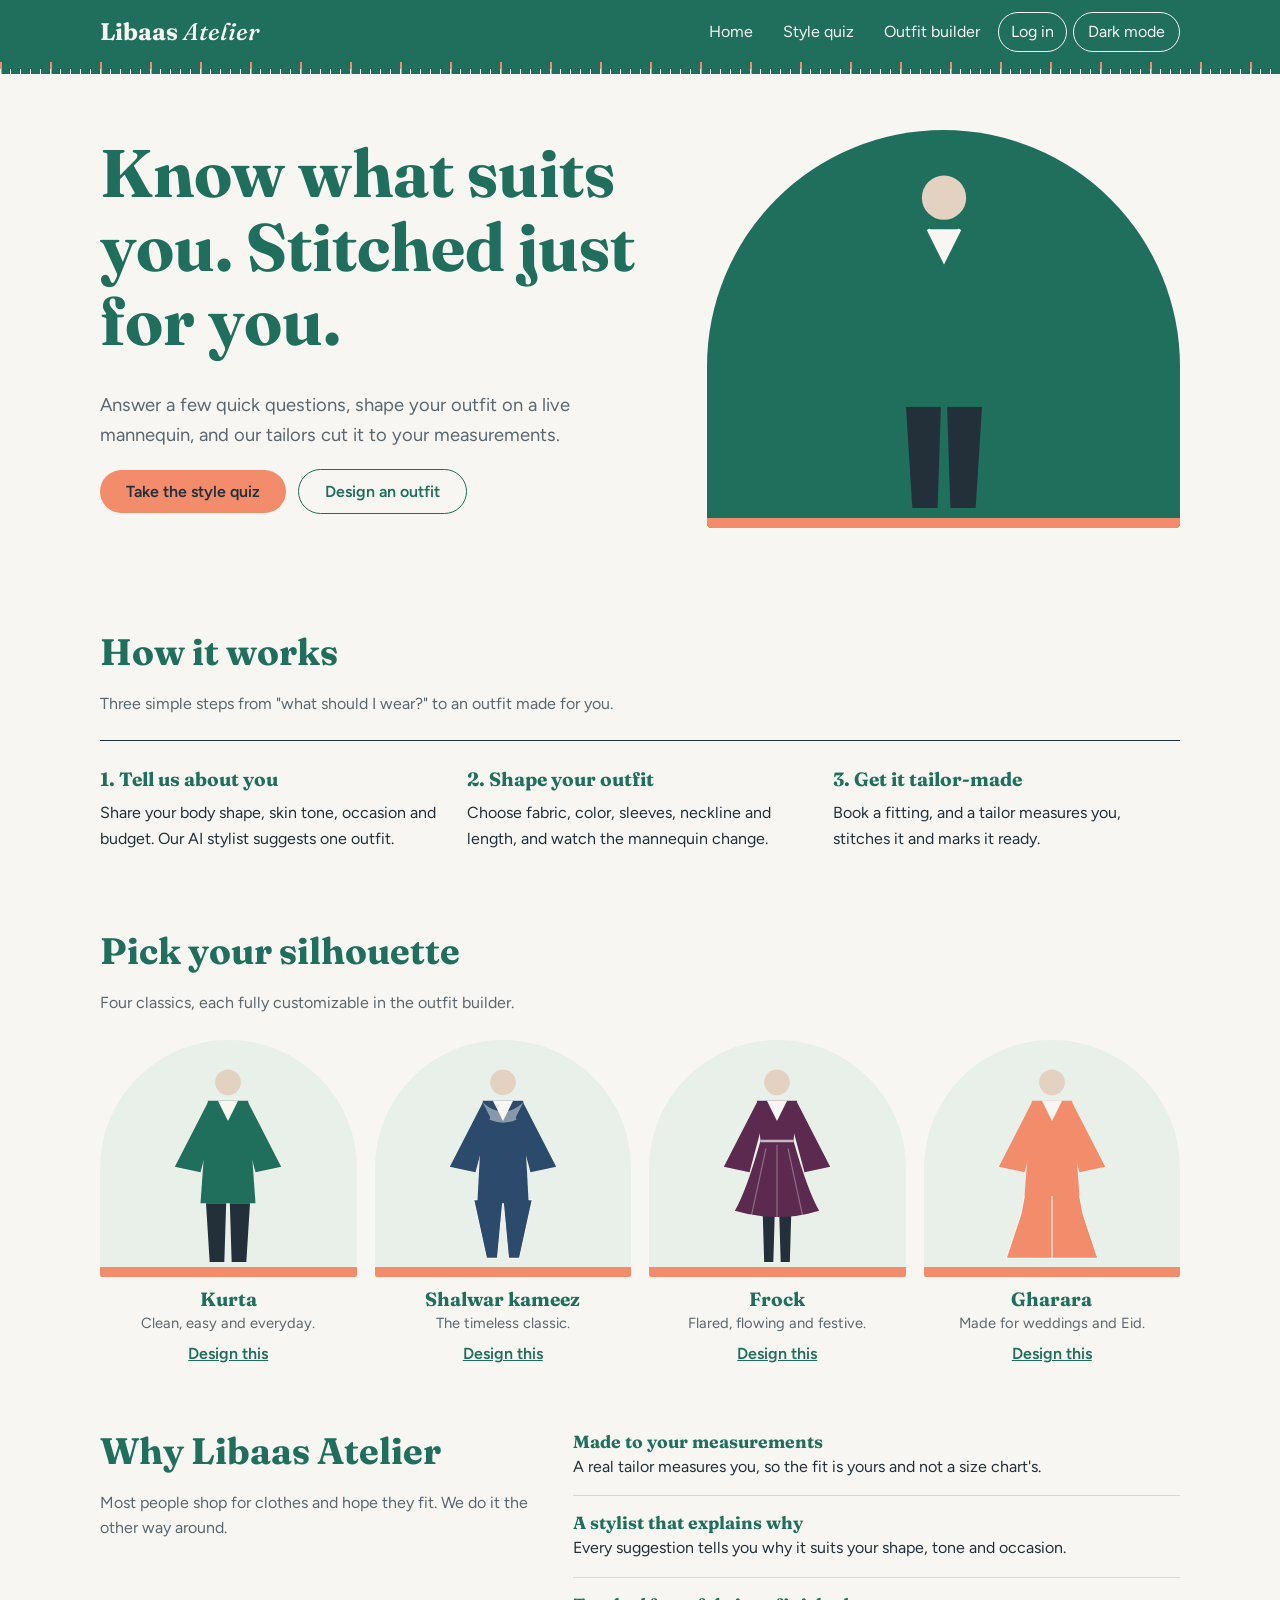
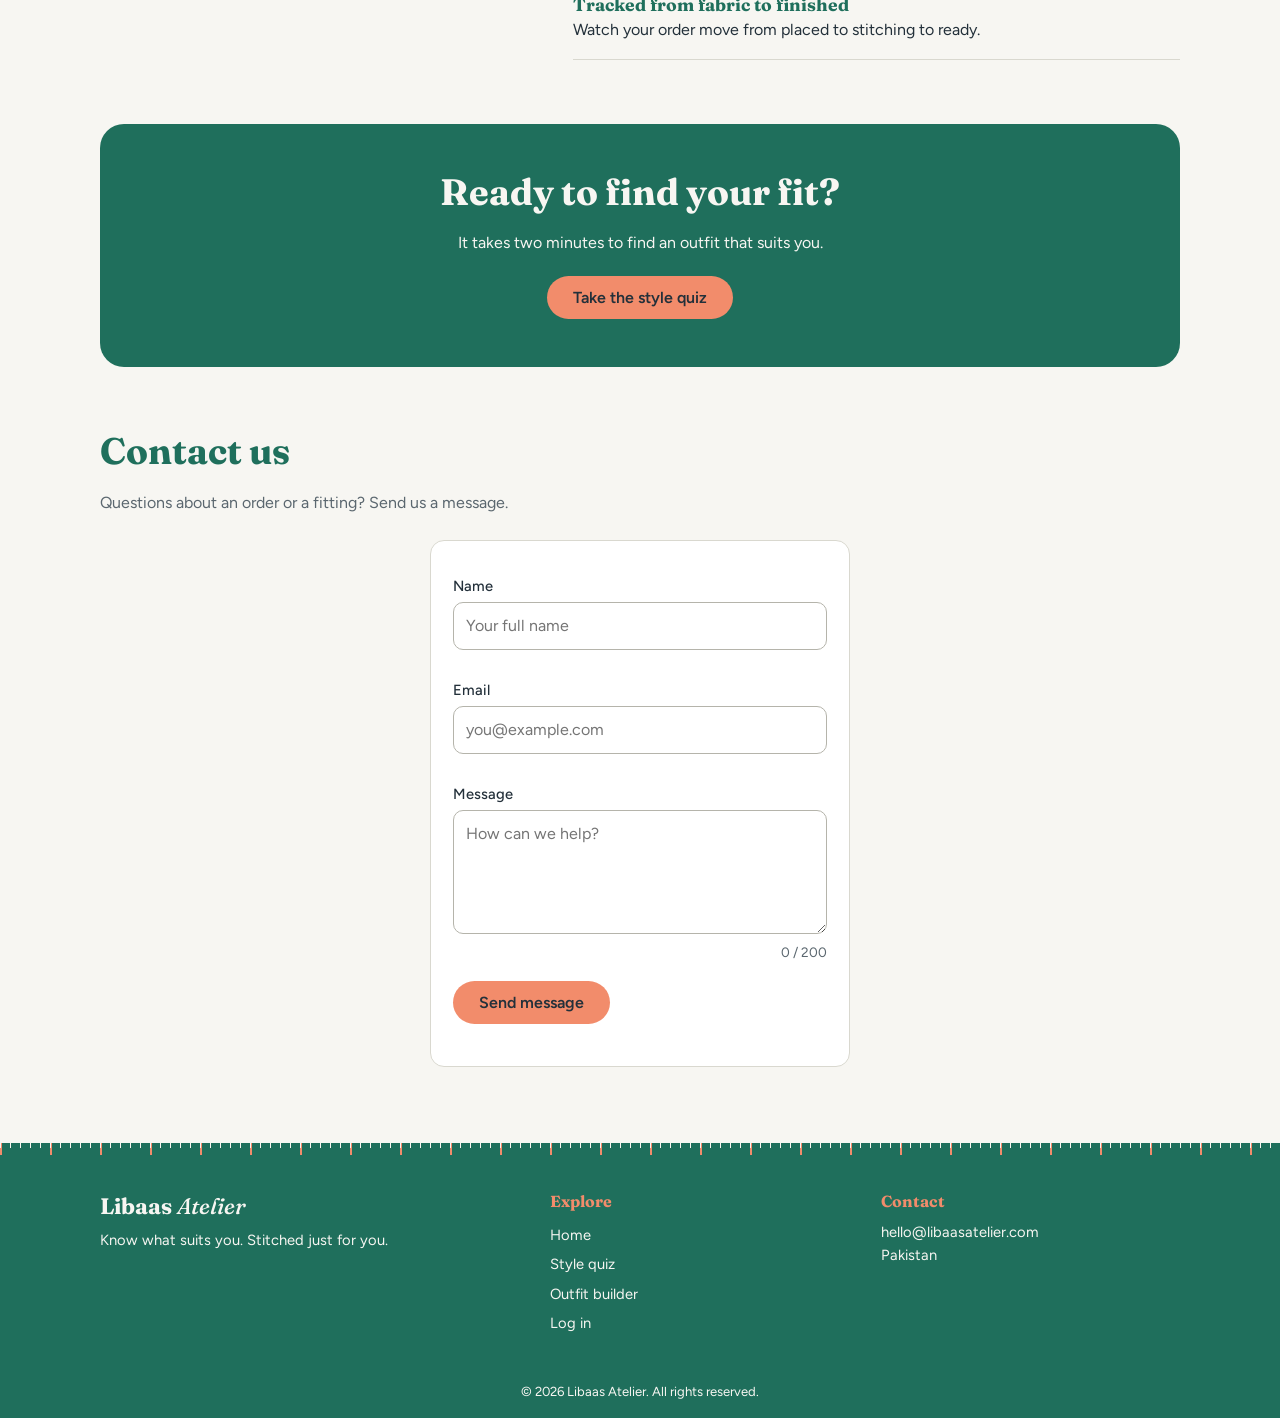
<file: index.html>
<!doctype html>
<html lang="en">
<head>
<meta charset="utf-8">
<meta name="viewport" content="width=device-width,initial-scale=1">
<title>Home | Libaas Atelier</title>
<link rel="preconnect" href="https://fonts.googleapis.com">
<link href="https://fonts.googleapis.com/css2?family=Fraunces:opsz,wght@9..144,500;9..144,700&family=Figtree:wght@400;500;600&display=swap" rel="stylesheet">
<link rel="stylesheet" href="css/style.css">
</head>
<body data-p="home">
<header id="h"></header>
<main class="wrap">

<section class="hero">
  <div>
    <h1>Know what suits you. Stitched just for you.</h1>
    <p class="lead">Answer a few quick questions, shape your outfit on a live mannequin, and our tailors cut it to your measurements.</p>
    <a class="btn" href="quiz.html">Take the style quiz</a>
    <a class="ghost" href="builder.html">Design an outfit</a>
  </div>
  <div class="arch"><div data-man="#1F6F5C" data-w="190"></div></div>
</section>

<section class="sech">
  <h2>How it works</h2>
  <p>Three simple steps from "what should I wear?" to an outfit made for you.</p>
</section>
<section class="steps3">
  <article><h3>Tell us about you</h3><p>Share your body shape, skin tone, occasion and budget. Our AI stylist suggests one outfit.</p></article>
  <article><h3>Shape your outfit</h3><p>Choose fabric, color, sleeves, neckline and length, and watch the mannequin change.</p></article>
  <article><h3>Get it tailor-made</h3><p>Book a fitting, and a tailor measures you, stitches it and marks it ready.</p></article>
</section>

<section class="sech">
  <h2>Pick your silhouette</h2>
  <p>Four classics, each fully customizable in the outfit builder.</p>
</section>
<section class="cards4">
  <article class="tc"><div class="pv"><div data-man="#1F6F5C" data-type="Kurta" data-w="110"></div></div><h3>Kurta</h3><p>Clean, easy and everyday.</p><a href="builder.html">Design this</a></article>
  <article class="tc"><div class="pv"><div data-man="#2C4A6B" data-type="Shalwar kameez" data-w="110"></div></div><h3>Shalwar kameez</h3><p>The timeless classic.</p><a href="builder.html">Design this</a></article>
  <article class="tc"><div class="pv"><div data-man="#5B2A4E" data-type="Frock" data-w="110"></div></div><h3>Frock</h3><p>Flared, flowing and festive.</p><a href="builder.html">Design this</a></article>
  <article class="tc"><div class="pv"><div data-man="#F28C6B" data-type="Gharara" data-w="110"></div></div><h3>Gharara</h3><p>Made for weddings and Eid.</p><a href="builder.html">Design this</a></article>
</section>

<section class="sech">
  <div class="why">
    <div>
      <h2>Why Libaas Atelier</h2>
      <p>Most people shop for clothes and hope they fit. We do it the other way around.</p>
    </div>
    <ul>
      <li><b>Made to your measurements</b>A real tailor measures you, so the fit is yours and not a size chart's.</li>
      <li><b>A stylist that explains why</b>Every suggestion tells you why it suits your shape, tone and occasion.</li>
      <li><b>Tracked from fabric to finished</b>Watch your order move from placed to stitching to ready.</li>
    </ul>
  </div>
</section>

<section class="cta">
  <h2>Ready to find your fit?</h2>
  <p>It takes two minutes to find an outfit that suits you.</p>
  <a class="btn" href="quiz.html">Take the style quiz</a>
</section>

<section class="sech" id="contact">
  <h2>Contact us</h2>
  <p>Questions about an order or a fitting? Send us a message.</p>
</section>
<form id="contactForm" class="card narrow" novalidate>
  <label for="nameBox">Name</label>
  <input id="nameBox" type="text" placeholder="Your full name">
  <span id="nameErr" class="error"></span>

  <label for="emailBox">Email</label>
  <input id="emailBox" type="email" placeholder="you@example.com">
  <span id="emailErr" class="error"></span>

  <label for="msgBox">Message</label>
  <textarea id="msgBox" rows="4" maxlength="200" placeholder="How can we help?"></textarea>
  <span id="count" class="count">0 / 200</span>
  <span id="msgErr" class="error"></span>

  <button class="btn" type="submit">Send message</button>
  <p id="success" class="success"></p>
</form>

</main>
<footer id="f"></footer>
<script src="js/app.js"></script>
<script src="script.js" defer></script>
</body>
</html>
</file>
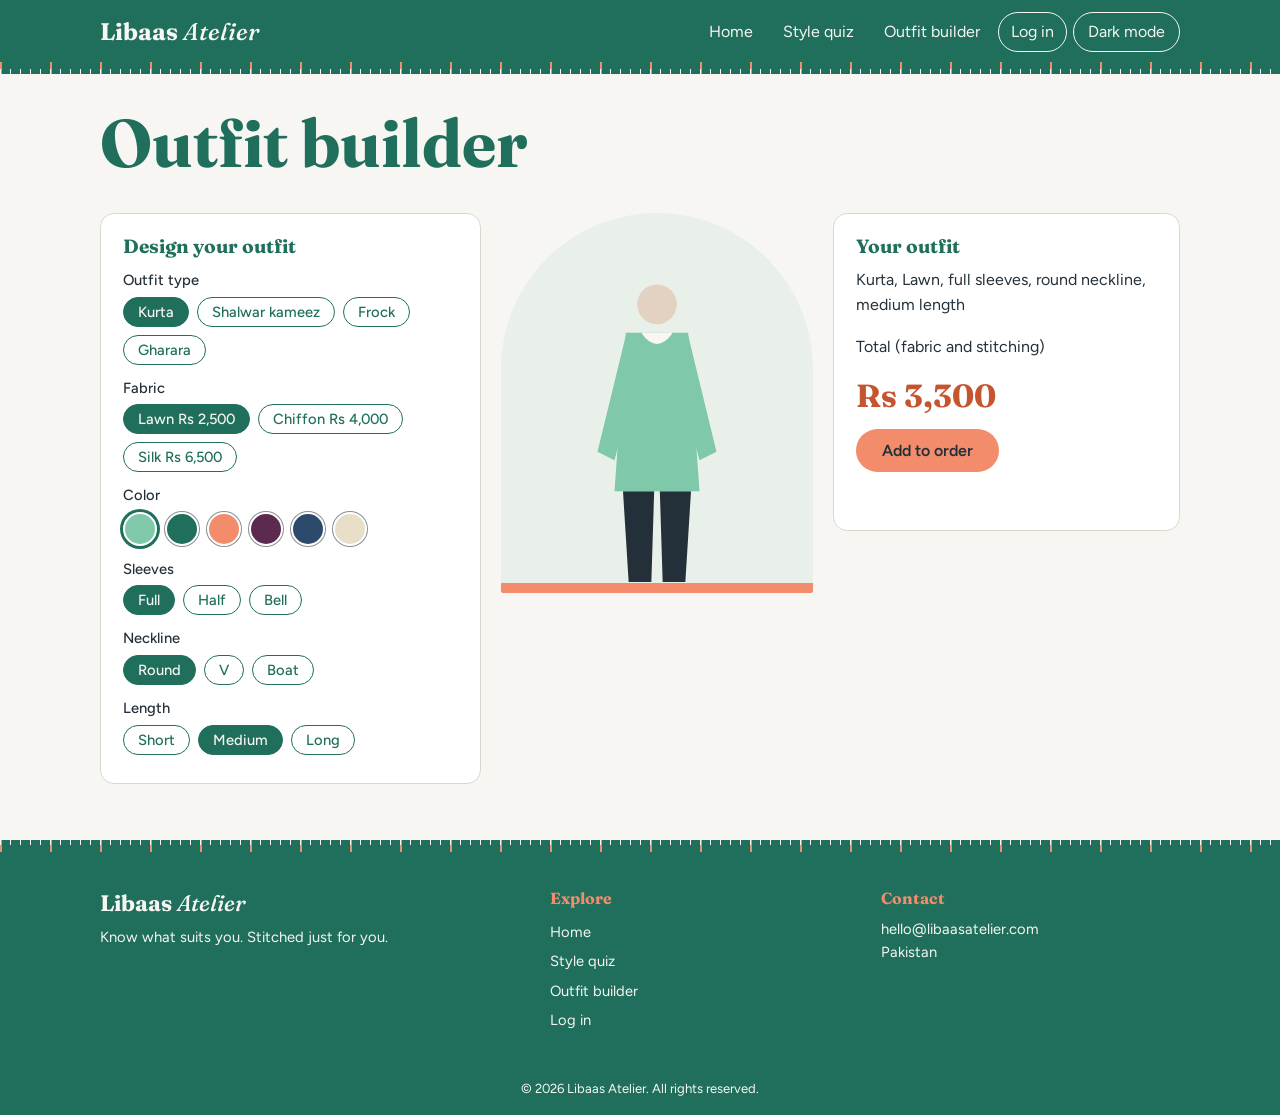
<file: builder.html>
<!doctype html>
<html lang="en">
<head>
<meta charset="utf-8">
<meta name="viewport" content="width=device-width,initial-scale=1">
<title>Outfit builder | Libaas Atelier</title>
<link rel="preconnect" href="https://fonts.googleapis.com">
<link href="https://fonts.googleapis.com/css2?family=Fraunces:opsz,wght@9..144,500;9..144,700&family=Figtree:wght@400;500;600&display=swap" rel="stylesheet">
<link rel="stylesheet" href="css/style.css">
</head>
<body data-p="builder">
<header id="h"></header>
<main class="wrap">
<h1>Outfit builder</h1>
<p class="note" id="note" hidden>Suggested by our AI stylist. You can change anything.</p>
<div class="three">
  <div class="card">
    <h3>Design your outfit</h3>
    <label>Outfit type</label><div class="chips" id="gt"></div>
    <label>Fabric</label><div class="chips" id="gf"></div>
    <label>Color</label><div class="chips" id="gc"></div>
    <label>Sleeves</label><div class="chips" id="gs"></div>
    <label>Neckline</label><div class="chips" id="gn"></div>
    <label>Length</label><div class="chips" id="gl"></div>
  </div>
  <div class="pv" id="pv" style="min-height:380px"></div>
  <div class="card">
    <h3>Your outfit</h3>
    <p id="sum"></p>
    <p>Total (fabric and stitching)</p>
    <p class="total" id="tot"></p>
    <button class="btn" id="add">Add to order</button>
    <p class="err" id="err" role="alert"></p>
  </div>
</div>
</main>
<footer id="f"></footer>
<script src="js/app.js"></script>
<script src="script.js" defer></script>
</body>
</html>
</file>
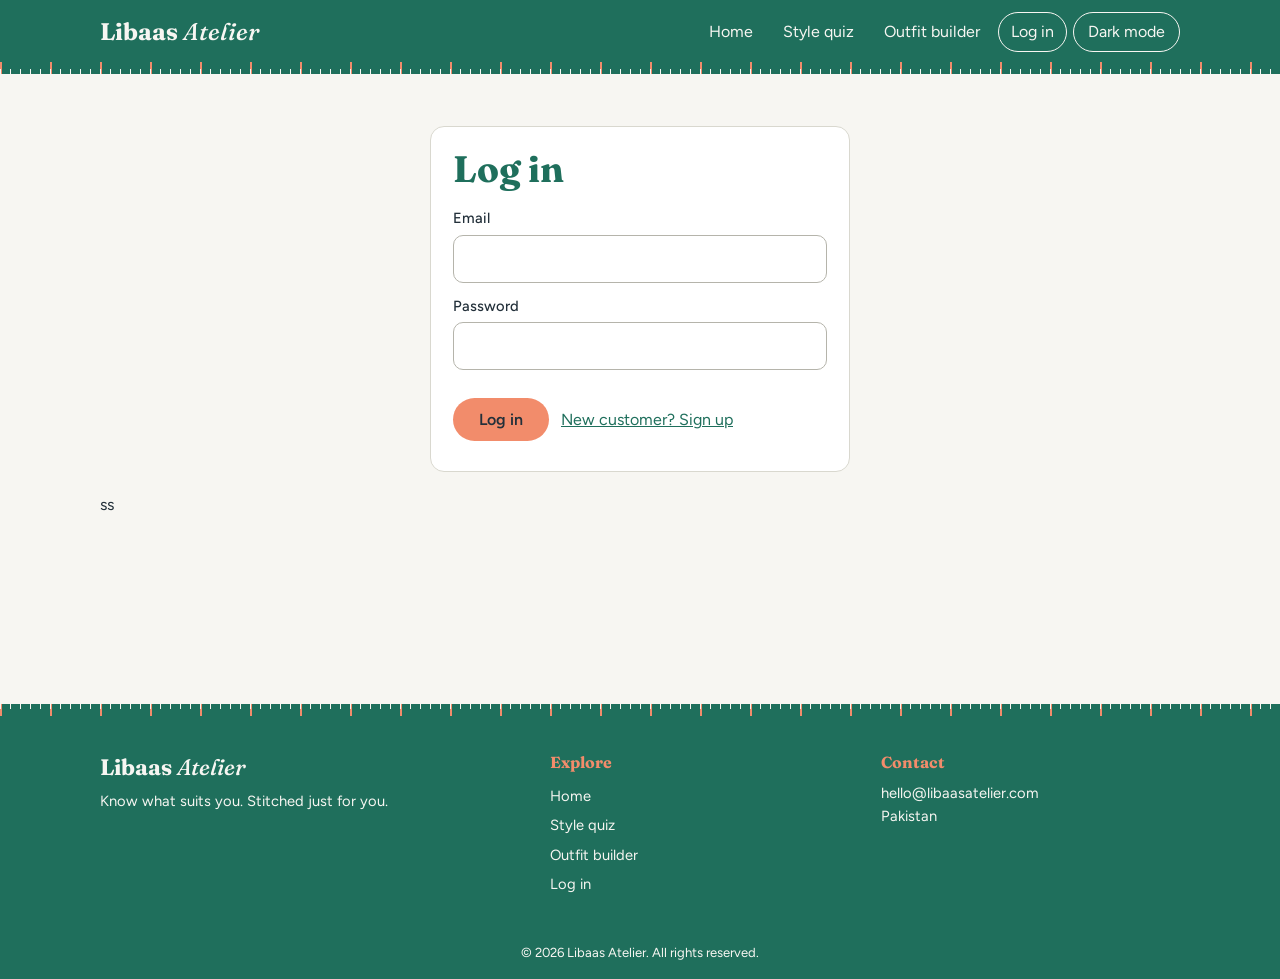
<file: customer.html>
<!doctype html>
<html lang="en">
<head>
<meta charset="utf-8">
<meta name="viewport" content="width=device-width,initial-scale=1">
<title>My orders | Libaas Atelier</title>
<link rel="preconnect" href="https://fonts.googleapis.com">
<link href="https://fonts.googleapis.com/css2?family=Fraunces:opsz,wght@9..144,500;9..144,700&family=Figtree:wght@400;500;600&display=swap" rel="stylesheet">
<link rel="stylesheet" href="css/style.css">
</head>
<body data-p="customer">
<header id="h"></header>
<main class="wrap">
<h1 id="hi">My orders</h1>
<div id="list"></div>
</main>
<footer id="f"></footer>
<script src="js/app.js"></script>
<script src="script.js" defer></script>
</body>
</html>
</file>
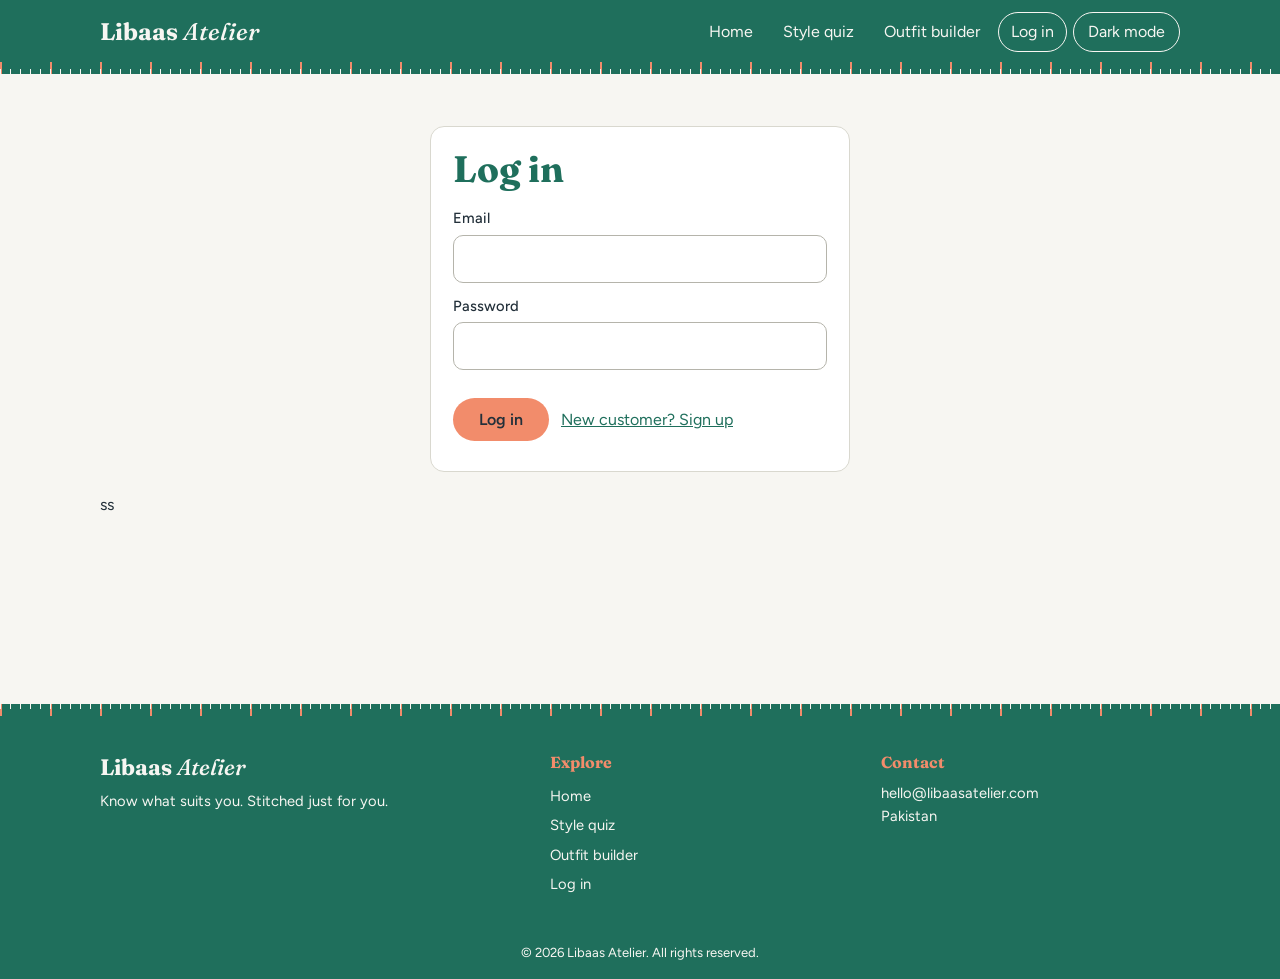
<file: login.html>
<!doctype html>
<html lang="en">
<head>
<meta charset="utf-8">
<meta name="viewport" content="width=device-width,initial-scale=1">
<title>Log in | Libaas Atelier</title>
<link rel="preconnect" href="https://fonts.googleapis.com">
<link href="https://fonts.googleapis.com/css2?family=Fraunces:opsz,wght@9..144,500;9..144,700&family=Figtree:wght@400;500;600&display=swap" rel="stylesheet">
<link rel="stylesheet" href="css/style.css">
</head>
<body data-p="login">
<header id="h"></header>
<main class="wrap">
<div class="card narrow">
  <h2 id="tt">Log in</h2>
  <form id="lf" novalidate>
    <div id="nm" hidden>
      <label for="name">Name</label>
      <input id="name" name="name" autocomplete="name">
    </div>
    <label for="email">Email</label>
    <input id="email" name="email" type="email" autocomplete="email">
    <label for="password">Password</label>
    <input id="password" name="password" type="password" autocomplete="current-password">
    <p class="msg" id="msg" role="alert"></p>
    <button class="btn" id="sb">Log in</button>
    <a href="#" id="sw">New customer? Sign up</a>
  </form>
</div>ss
</main>
<footer id="f"></footer>
<script src="js/app.js"></script>
<script src="script.js" defer></script>
</body>
</html>
</file>
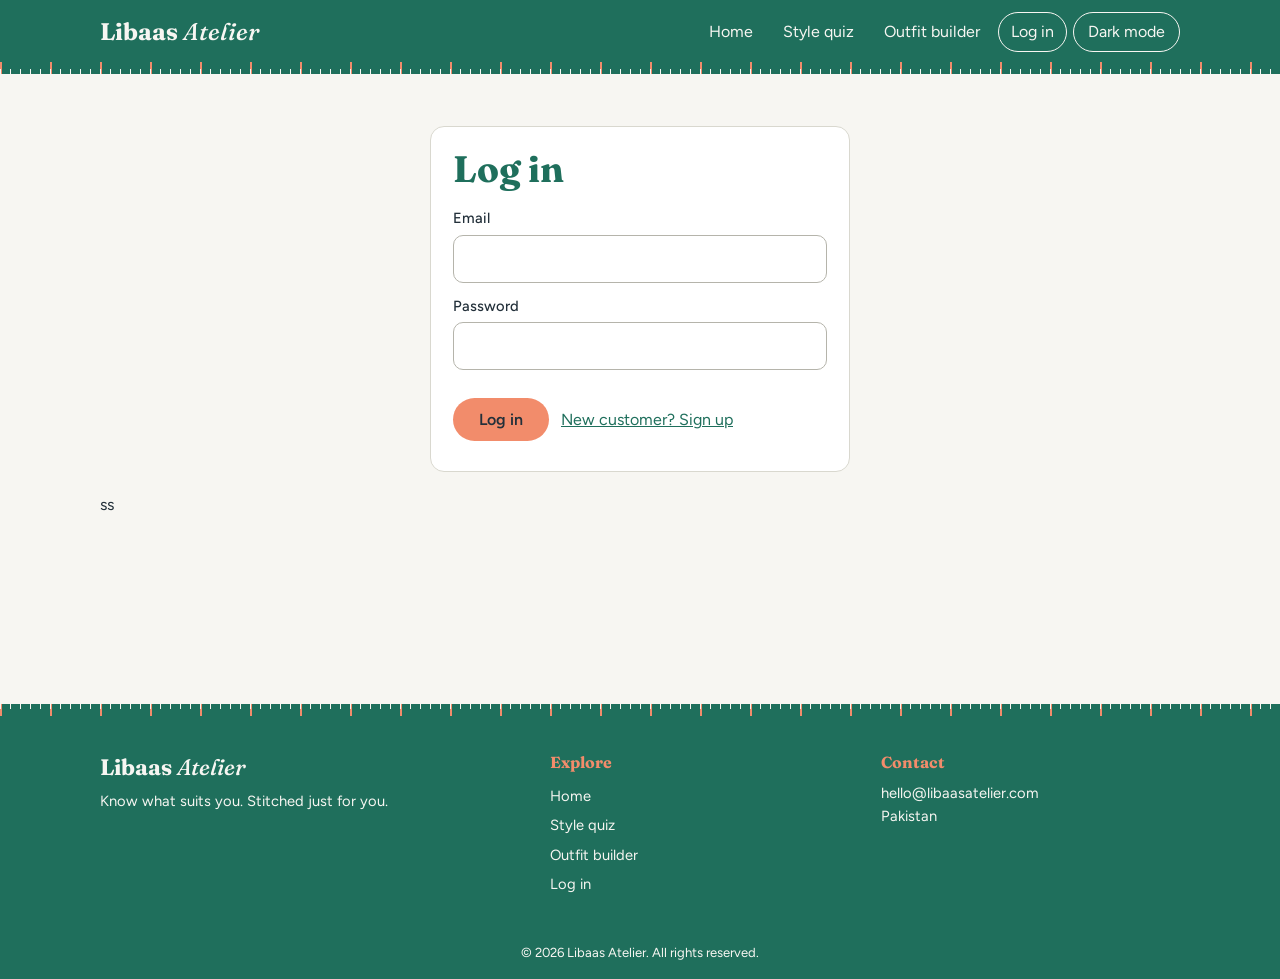
<file: owner.html>
<!doctype html>
<html lang="en">
<head>
<meta charset="utf-8">
<meta name="viewport" content="width=device-width,initial-scale=1">
<title>Owner | Libaas Atelier</title>
<link rel="preconnect" href="https://fonts.googleapis.com">
<link href="https://fonts.googleapis.com/css2?family=Fraunces:opsz,wght@9..144,500;9..144,700&family=Figtree:wght@400;500;600&display=swap" rel="stylesheet">
<link rel="stylesheet" href="css/style.css">
</head>
<body data-p="owner">
<header id="h"></header>
<main class="wrap">
<h1>Owner dashboard</h1>
<div class="mets" id="mt"></div>
<div class="card"><h3>All orders</h3><div class="scroll" id="ot"></div></div>
<div class="two sec">
  <div class="card">
    <h3>Prices</h3>
    <div id="pr"></div>
    <p class="msg" id="pm"></p>
    <button class="btn" id="sp">Save prices</button>
  </div>
  <div class="card">
    <h3>Clothes and designs</h3>
    <div class="chips" id="cl"></div>
    <form id="ad">
      <div class="g">
        <div><label>Add</label><select name="kind"><option value="type">Outfit type</option><option value="color">Color</option></select></div>
        <div><label>Name</label><input name="name"></div>
      </div>
      <label>Color (for colors only)</label>
      <input name="hex" type="color" value="#7FC8A9" style="height:42px"><br>
      <button class="btn sec">Add</button>
    </form>
  </div>
</div>
<div class="card sec"><h3>Orders by status</h3><div class="bars" id="bar"></div></div>
</main>
<footer id="f"></footer>
<script src="js/app.js"></script>
<script src="script.js" defer></script>
</body>
</html>
</file>
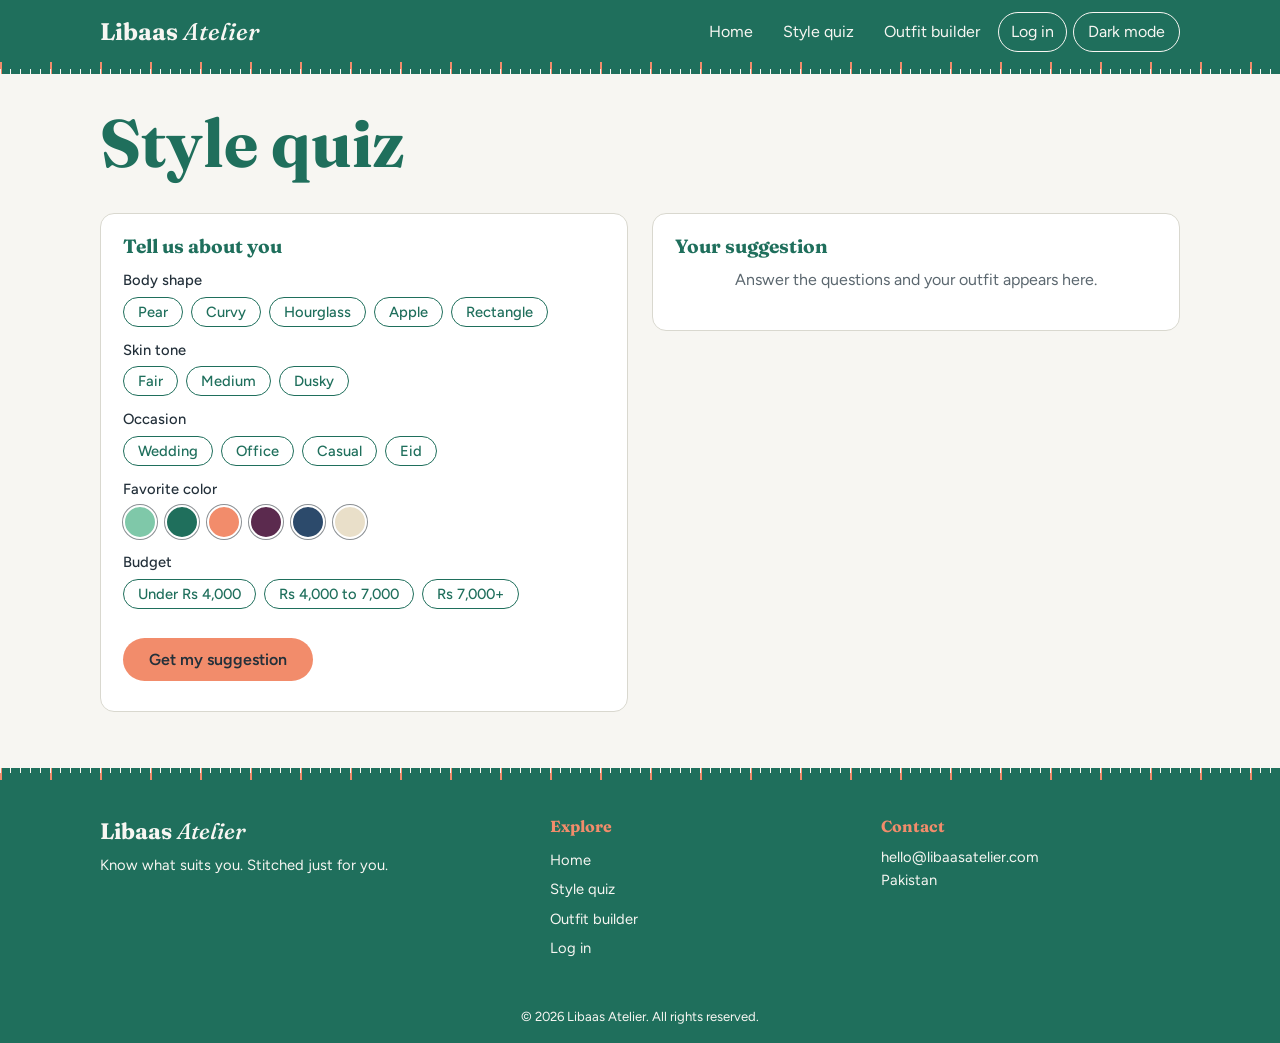
<file: quiz.html>
<!doctype html>
<html lang="en">
<head>
<meta charset="utf-8">
<meta name="viewport" content="width=device-width,initial-scale=1">
<title>Style quiz | Libaas Atelier</title>
<link rel="preconnect" href="https://fonts.googleapis.com">
<link href="https://fonts.googleapis.com/css2?family=Fraunces:opsz,wght@9..144,500;9..144,700&family=Figtree:wght@400;500;600&display=swap" rel="stylesheet">
<link rel="stylesheet" href="css/style.css">
</head>
<body data-p="quiz">
<header id="h"></header>
<main class="wrap">
<h1>Style quiz</h1>
<div class="two">
  <form class="card" id="qf" novalidate>
    <h3>Tell us about you</h3>
    <label>Body shape</label><div class="chips" id="qb"></div>
    <label>Skin tone</label><div class="chips" id="qs"></div>
    <label>Occasion</label><div class="chips" id="qo"></div>
    <label>Favorite color</label><div class="chips" id="qc"></div>
    <label>Budget</label><div class="chips" id="qd"></div>
    <p class="err" id="qe" role="alert"></p>
    <button class="btn">Get my suggestion</button>
  </form>
  <div class="card" id="res">
    <h3>Your suggestion</h3>
    <p class="empty">Answer the questions and your outfit appears here.</p>
  </div>
</div>
</main>
<footer id="f"></footer>
<script src="js/app.js"></script>
<script src="script.js" defer></script>
</body>
</html>
</file>
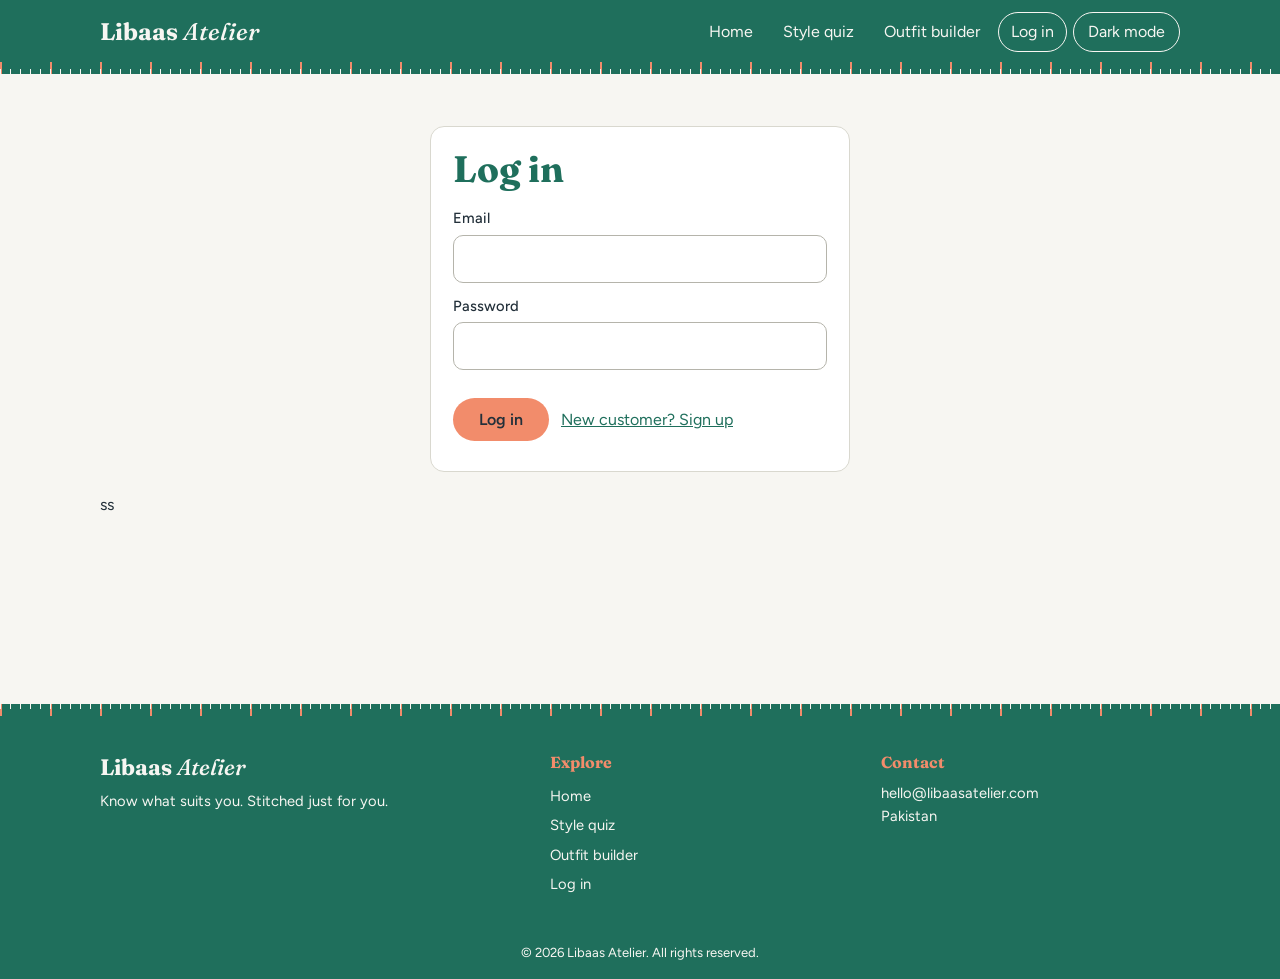
<file: tailor.html>
<!doctype html>
<html lang="en">
<head>
<meta charset="utf-8">
<meta name="viewport" content="width=device-width,initial-scale=1">
<title>Tailor | Libaas Atelier</title>
<link rel="preconnect" href="https://fonts.googleapis.com">
<link href="https://fonts.googleapis.com/css2?family=Fraunces:opsz,wght@9..144,500;9..144,700&family=Figtree:wght@400;500;600&display=swap" rel="stylesheet">
<link rel="stylesheet" href="css/style.css">
</head>
<body data-p="tailor">
<header id="h"></header>
<main class="wrap">
<h1>Assigned orders</h1>
<div class="two">
  <div class="card"><h3>Orders</h3><div id="tl"></div></div>
  <div id="td" hidden>
    <div class="card">
      <h3>Customer's final outfit</h3>
      <div class="pv" id="tp" style="display:block;text-align:center"></div>
    </div>
    <form class="card sec" id="mf" novalidate>
      <h3>Measurements (inches)</h3>
      <div class="g">
        <div><label>Chest</label><input name="chest" type="number" step="0.5"></div>
        <div><label>Waist</label><input name="waist" type="number" step="0.5"></div>
        <div><label>Hips</label><input name="hips" type="number" step="0.5"></div>
        <div><label>Shoulder</label><input name="shoulder" type="number" step="0.5"></div>
        <div><label>Sleeve length</label><input name="sleeve" type="number" step="0.5"></div>
        <div><label>Shirt length</label><input name="length" type="number" step="0.5"></div>
      </div>
      <label>Status</label>
      <select name="status"><option>Measured</option><option>Stitching</option><option>Ready</option></select>
      <label>Note for customer</label>
      <textarea name="notes" rows="2"></textarea>
      <p class="msg" id="msg" role="alert"></p>
      <button class="btn">Save</button>
    </form>
  </div>
</div>
</main>
<footer id="f"></footer>
<script src="js/app.js"></script>
<script src="script.js" defer></script>
</body>
</html>
</file>
<file: css/style.css>
:root{--e:#1F6F5C;--ed:#17554A;--bg:#F7F6F2;--c:#F28C6B;--t:#23303A;--ln:#d9d8cf;--mu:#5b676f;--r:14px}
*{box-sizing:border-box}html{scroll-behavior:smooth}
body{margin:0;background:var(--bg);color:var(--t);font:400 1rem/1.6 Figtree,system-ui,sans-serif}
h1,h2,h3,.logo{font-family:Fraunces,Georgia,serif;font-weight:700;line-height:1.1;margin:0 0 .5em;color:var(--e)}
h1{font-size:clamp(2.3rem,6vw,4.2rem)}h2{font-size:clamp(1.6rem,3.5vw,2.3rem)}h3{font-size:1.2rem}
a{color:var(--e)}p{margin:0 0 1em}
.wrap{max-width:1120px;margin:auto;padding:0 20px}main.wrap{padding-top:32px;padding-bottom:56px;min-height:70vh}
#h{background:var(--e);position:sticky;top:0;z-index:5}
.bar{display:flex;align-items:center;justify-content:space-between;gap:12px;padding-top:12px;padding-bottom:10px}
.logo{color:var(--bg);text-decoration:none;font-size:1.5rem;margin:0}.logo span{font-weight:500;font-style:italic}
nav{display:flex;gap:6px;align-items:center}
nav a{color:var(--bg);text-decoration:none;padding:6px 12px;border-radius:99px}nav a:hover{background:var(--ed)}
nav .pill{border:1px solid var(--bg)}
.mb{display:none;background:none;border:1px solid var(--bg);color:var(--bg);border-radius:99px;padding:6px 14px;font:inherit}
.tape{height:12px;background-color:var(--e);background-image:repeating-linear-gradient(90deg,var(--bg) 0 1px,transparent 1px 10px),repeating-linear-gradient(90deg,var(--c) 0 2px,transparent 2px 50px);background-size:auto 5px,auto 12px;background-repeat:repeat-x;background-position:bottom}
#f{background:var(--e);color:var(--bg);font-size:.92rem}
#f .tape{transform:scaleY(-1)}
.fgrid{display:grid;grid-template-columns:1.4fr 1fr 1fr;gap:32px;padding-top:36px;padding-bottom:28px}
#f h4{font:700 1rem Fraunces,Georgia,serif;color:var(--c);margin:0 0 10px}
#f a{color:var(--bg);text-decoration:none;display:block;padding:3px 0}#f a:hover{text-decoration:underline}
#f .logo{font-size:1.4rem;display:block;margin-bottom:8px}#f p{margin:0 0 8px;max-width:26em}
.copy{padding-top:14px;padding-bottom:16px;font-size:.82rem;text-align:center}
.btn,.ghost{display:inline-block;border:0;border-radius:99px;padding:12px 26px;font:600 1rem Figtree,sans-serif;text-decoration:none;cursor:pointer;margin:0 8px 8px 0}
.btn{background:var(--c);color:var(--t)}.btn:hover{background:#f6a085}
.ghost{background:none;color:var(--e);border:1.5px solid var(--e)}.ghost:hover{background:var(--e);color:var(--bg)}
button:focus-visible,a:focus-visible,input:focus-visible,select:focus-visible,textarea:focus-visible{outline:3px solid var(--c);outline-offset:2px}
.hero{display:grid;grid-template-columns:1.2fr 1fr;gap:40px;align-items:center;padding:24px 0 40px}
.lead{font-size:1.15rem;max-width:34em;color:var(--mu)}
.arch,.pv{background:var(--e);border-radius:999px 999px 18px 18px;display:flex;justify-content:center;align-items:flex-end;padding:36px 20px 0;position:relative;overflow:hidden}
.arch::after,.pv::after{content:"";position:absolute;inset:auto 0 0;height:10px;background:var(--c)}
.pv{background:#e9efe9;padding-top:24px}.arch svg,.pv svg{max-width:100%;height:auto}
.steps3{display:grid;grid-template-columns:repeat(3,1fr);gap:20px;counter-reset:s;border-top:1.5px solid var(--t);padding-top:28px}
.steps3 article{counter-increment:s}.steps3 h3::before{content:counter(s) ". "}
.sech{margin:64px 0 24px}.sech p{color:var(--mu);max-width:36em;margin:0}
.cards4{display:grid;grid-template-columns:repeat(4,1fr);gap:18px}
.tc{text-align:center}.tc .pv{margin-bottom:12px}.tc h3{margin-bottom:2px}.tc p{color:var(--mu);font-size:.92rem;margin-bottom:6px}
.tc a{font-weight:600}
.why{display:grid;grid-template-columns:1fr 1.4fr;gap:40px;align-items:start}
.why ul{list-style:none;margin:0;padding:0}.why li{padding:16px 0;border-bottom:1px solid var(--ln)}.why li:first-child{padding-top:0}
.why b{display:block;font:700 1.1rem Fraunces,Georgia,serif;color:var(--e);margin-bottom:2px}
.cta{margin-top:64px;background:var(--e);color:var(--bg);border-radius:24px;padding:48px 24px;text-align:center}
.cta h2{color:var(--bg)}.cta p{max-width:30em;margin:0 auto 20px}.cta .btn{margin:0}
.card{background:#fff;border:1px solid var(--ln);border-radius:var(--r);padding:22px}
.narrow{max-width:420px;margin:20px auto}
label{display:block;font-weight:500;font-size:.92rem;margin:12px 0 4px}
input,select,textarea{width:100%;padding:10px 12px;border:1px solid #b5b4ab;border-radius:10px;font:inherit;background:#fff;color:var(--t)}
.msg,.err{color:#b3391c;min-height:1.4em;font-size:.92rem;margin:8px 0 0}
.chips{display:flex;flex-wrap:wrap;gap:8px;margin-bottom:6px}
.chip{border:1.5px solid var(--e);background:#fff;color:var(--e);border-radius:99px;padding:5px 14px;font:500 .92rem Figtree,sans-serif;cursor:pointer}
.chip.on{background:var(--e);color:var(--bg)}
.sw{width:34px;height:34px;border-radius:50%;border:2px solid #fff;box-shadow:0 0 0 1px #8a8f93;cursor:pointer}
.sw.on{box-shadow:0 0 0 3px var(--e)}.dot{display:inline-block;width:12px;height:12px;border-radius:50%;margin-right:6px;vertical-align:-1px}
.two{display:grid;grid-template-columns:1fr 1fr;gap:24px;align-items:start}
.three{display:grid;grid-template-columns:1.1fr .9fr 1fr;gap:20px;align-items:start}
.price{color:#c4552f;font-weight:700}.total{font:700 2rem Fraunces,Georgia,serif;color:#c4552f;margin:4px 0 14px}
.note{background:#e3efe9;border-radius:10px;padding:8px 12px;font-size:.9rem}
.ord{display:grid;grid-template-columns:150px 1fr;gap:22px;margin-bottom:18px}
.steps{display:flex;gap:4px;list-style:none;padding:0;margin:10px 0 14px}
.steps li{flex:1;text-align:center;font-size:.78rem;padding:7px 2px;background:#e9e8e0;color:var(--mu);border-radius:6px}
.steps .d{background:var(--e);color:var(--bg)}.steps .n{background:var(--c);color:var(--t);font-weight:600}
.m{background:var(--bg);border-radius:10px;padding:10px 12px;font-size:.92rem;margin:12px 0 0}
.row{display:flex;justify-content:space-between;align-items:center;width:100%;text-align:left;background:#fff;border:1px solid var(--ln);border-radius:10px;padding:10px 12px;margin-bottom:8px;font:inherit;cursor:pointer}
.row.on{border-color:var(--e);box-shadow:0 0 0 2px var(--e)}
.badge{background:#e3efe9;color:var(--ed);border-radius:99px;padding:2px 10px;font-size:.8rem;font-weight:600}
.empty{color:var(--mu);text-align:center}
.mets{display:grid;grid-template-columns:repeat(3,1fr);gap:16px;margin-bottom:20px}
.met{text-align:center}.met b{display:block;font:700 1.9rem Fraunces,Georgia,serif;color:var(--e)}
.scroll{overflow-x:auto}table{width:100%;border-collapse:collapse;min-width:640px}
th,td{padding:9px 8px;border-bottom:1px solid var(--ln);text-align:left;font-size:.92rem}th{color:var(--mu);font-weight:500}
.bars{display:flex;gap:14px;align-items:flex-end;height:150px}
.bc{flex:1;height:100%;display:flex;flex-direction:column;justify-content:flex-end;align-items:center;font-size:.8rem;text-align:center}
.bc i{display:block;width:100%;background:var(--e);border-radius:6px 6px 0 0;min-height:3px}
.g{display:grid;grid-template-columns:1fr 1fr;gap:0 14px}
.sec{margin-top:20px}[hidden]{display:none!important}
@media(max-width:860px){.hero,.two,.three,.why{grid-template-columns:1fr}.steps3{grid-template-columns:1fr}.mets{grid-template-columns:1fr}.arch{max-width:340px;margin:auto}.cards4{grid-template-columns:1fr 1fr}.sech{margin-top:48px}}
@media(max-width:700px){.mb{display:block}nav{display:none;position:absolute;left:0;right:0;top:100%;background:var(--e);flex-direction:column;align-items:stretch;padding:8px 20px 16px;text-align:center}#h.open nav{display:flex}.ord{grid-template-columns:1fr}.steps{flex-wrap:wrap}.steps li{flex:1 1 30%}.fgrid{grid-template-columns:1fr}}
@media(prefers-reduced-motion:no-preference){.arch svg{animation:rise .8s ease-out}@keyframes rise{from{transform:translateY(30px);opacity:0}}}
/* Lab 04: mobile menu (JavaScript switches the "open" class on the nav) */
@media (max-width: 700px) {
  nav.open { display: flex; }
}

/* Lab 04: on wider screens the button is hidden and the menu is always visible */
@media (min-width: 701px) {
  .mb { display: none; }
  nav { display: flex; }
}
/* Lab 04: dark mode */
:root {
  --card: #ffffff;
  --note: #e3efe9;
  --soft: #e9e8e0;
  --err: #b3391c;
}

body.dark {
  --bg: #111827;
  --t: #f9fafb;
  --mu: #aab4bf;
  --ln: #2b3648;
  --e: #6fd3b3;
  --ed: #4fb898;
  --c: #c4552f;
  --card: #1f2937;
  --note: #1c3a33;
  --soft: #2b3648;
  --err: #ff8a7a;
}

.card, input, select, textarea, .chip, .row { background: var(--card); }
.row { color: var(--t); }
.note, .badge { background: var(--note); }
.steps li { background: var(--soft); }
.msg, .err { color: var(--err); }
body.dark #f h4 { color: var(--bg); }
body.dark .btn:hover { background: #d9693f; }

.tb { background: none; border: 1px solid var(--bg); color: var(--bg); border-radius: 99px; padding: 6px 14px; font: inherit; cursor: pointer; }
/* Lab 04: contact form */
.error { display: block; color: var(--err); font-size: .88rem; min-height: 1.2em; }
.success { color: var(--e); font-weight: 600; margin: 12px 0 0; }
.count { display: block; text-align: right; font-size: .85rem; color: var(--mu); }
</file>
